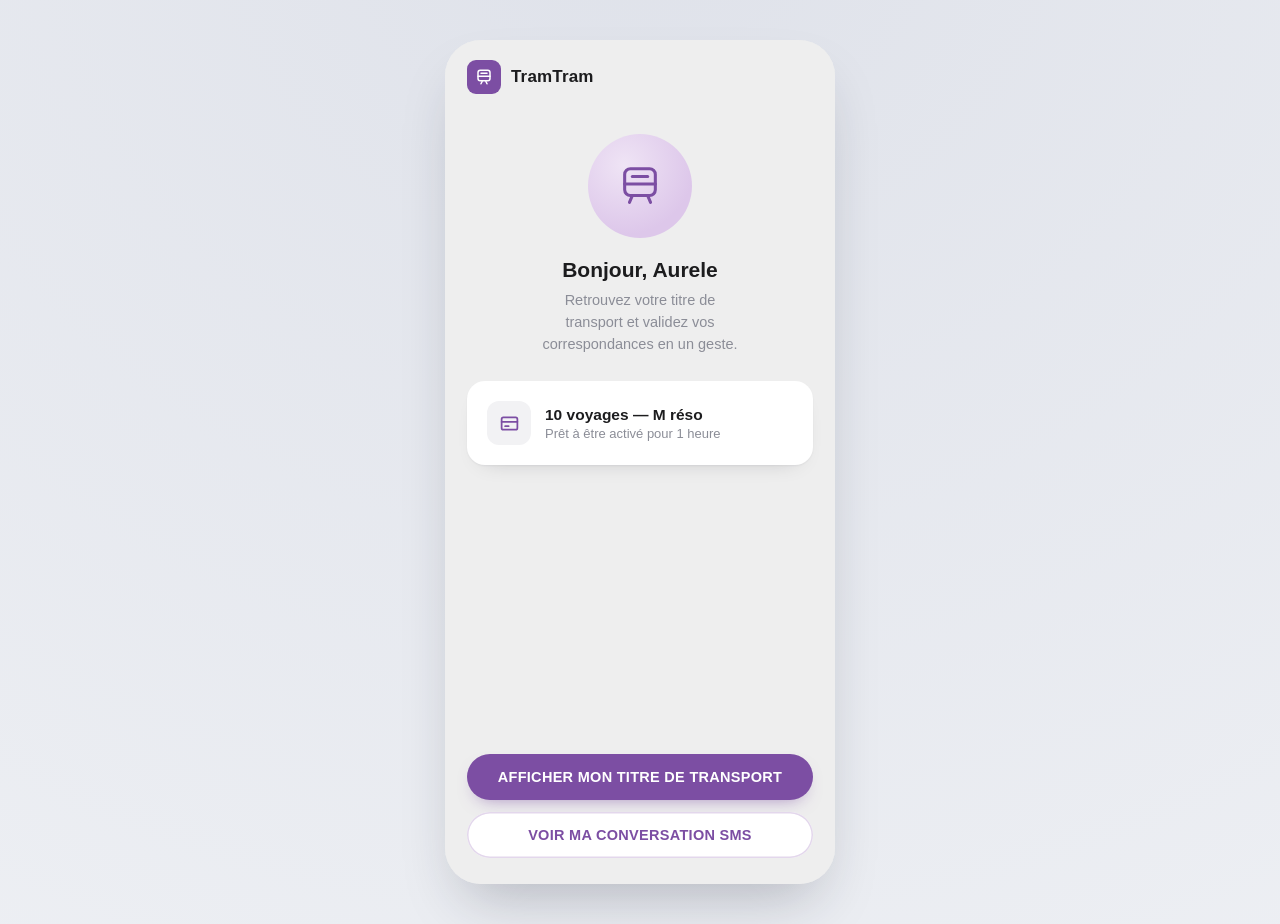
<file: index.html>
<!doctype html>
<html lang="fr">
<head>
  <meta charset="UTF-8">
  <meta name="viewport" content="width=device-width, initial-scale=1.0, viewport-fit=cover">
  <meta name="theme-color" content="#0c0c0e">
  <title>TramTram</title>
  <link rel="stylesheet" href="style.css">
</head>
<body>

  <div class="stage">
    <div class="phone">

      <div class="home-header">
        <div class="home-mark" aria-hidden="true">
          <svg width="18" height="18" viewBox="0 0 24 24" fill="none" stroke="currentColor" stroke-width="2" stroke-linecap="round" stroke-linejoin="round"><rect x="4" y="3" width="16" height="14" rx="3"/><path d="M4 11h16"/><path d="M8 7h8"/><path d="M8 21l1.5-3"/><path d="M16 21l-1.5-3"/></svg>
        </div>
        <span class="home-brand">TramTram</span>
      </div>

      <div class="home-body">
        <div class="home-hero">
          <div class="home-icon" aria-hidden="true">
            <svg width="46" height="46" viewBox="0 0 24 24" fill="none" stroke="currentColor" stroke-width="1.6" stroke-linecap="round" stroke-linejoin="round"><rect x="4" y="3" width="16" height="14" rx="3"/><path d="M4 11h16"/><path d="M8 7h8"/><path d="M8 17l-1.5 3.5"/><path d="M16 17l1.5 3.5"/></svg>
          </div>
          <p class="home-greeting">Bonjour, Aurele</p>
          <p class="home-sub">Retrouvez votre titre de transport et validez vos correspondances en un geste.</p>
        </div>

        <div class="home-card">
          <div class="home-card-icon" aria-hidden="true">
            <svg width="21" height="21" viewBox="0 0 24 24" fill="none" stroke="currentColor" stroke-width="2" stroke-linecap="round" stroke-linejoin="round"><rect x="3" y="5" width="18" height="14" rx="2"/><path d="M3 10h18"/><path d="M7 15h4"/></svg>
          </div>
          <div>
            <p class="home-card-title">10 voyages &mdash; M réso</p>
            <p class="home-card-sub">Prêt à être activé pour 1 heure</p>
          </div>
        </div>

        <div class="home-actions">
          <a class="btn btn-purple" href="pass.html">AFFICHER MON TITRE DE TRANSPORT</a>
          <a class="btn btn-ghost" href="messages.html">VOIR MA CONVERSATION SMS</a>
        </div>
      </div>
    </div>
  </div>

  <script src="fullscreen.js"></script>
</body>
</html>
</file>
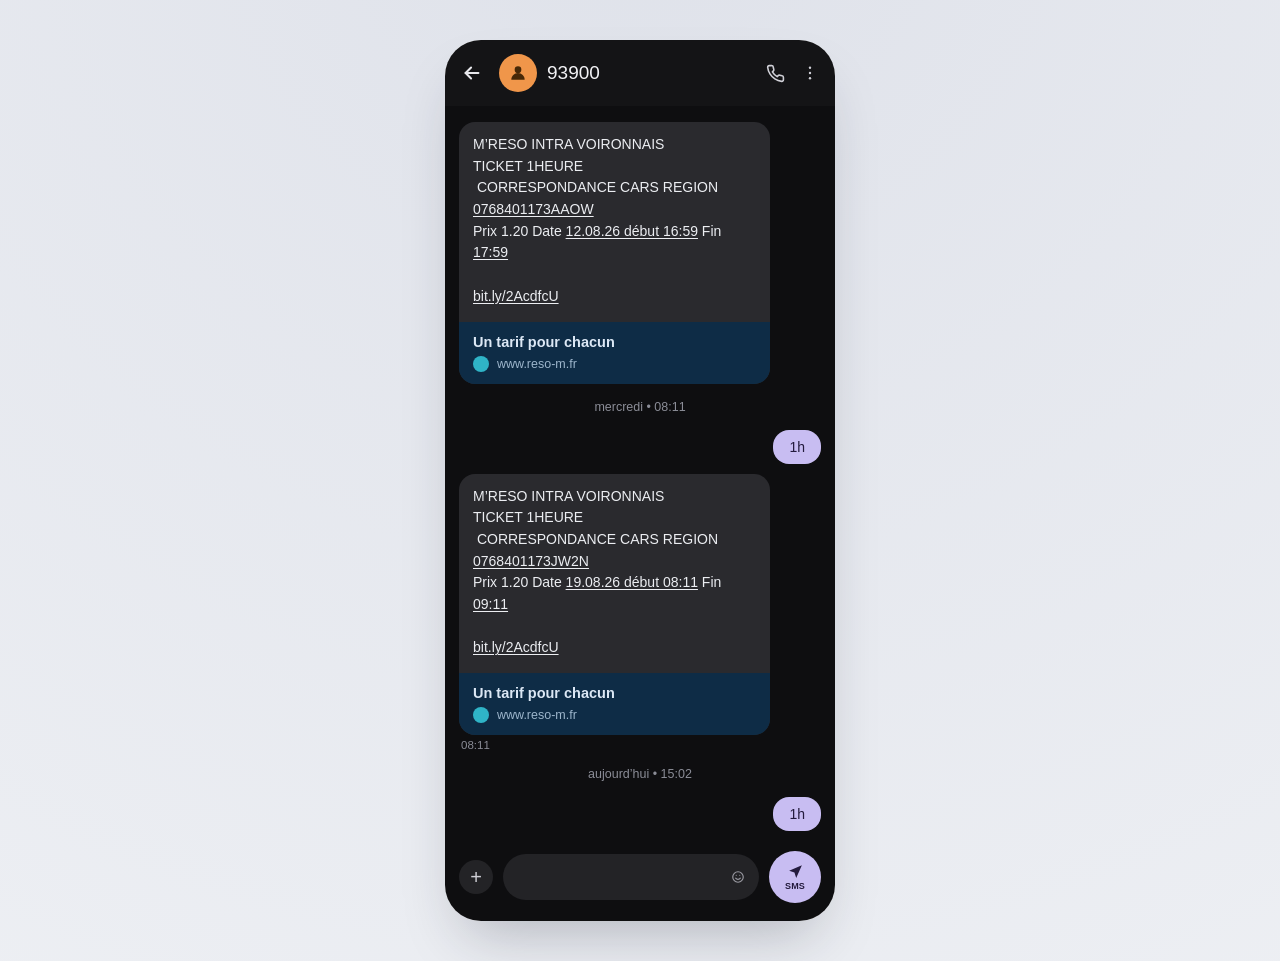
<file: messages.html>
<!doctype html>
<html lang="fr">
<head>
  <meta charset="UTF-8">
  <meta name="viewport" content="width=device-width, initial-scale=1.0, viewport-fit=cover">
  <meta name="theme-color" content="#0c0c0e">
  <title>Messages</title>
  <link rel="stylesheet" href="style.css">
</head>
<body>

  <div class="stage">
    <div class="phone">

      <div class="msg-header">
        <a class="msg-back" href="index.html" aria-label="Retour à l&rsquo;accueil">
          <svg width="22" height="22" viewBox="0 0 24 24" fill="none" stroke="currentColor" stroke-width="2.2" stroke-linecap="round" stroke-linejoin="round"><path d="M19 12H5"/><path d="M11 18l-6-6 6-6"/></svg>
        </a>
        <div class="msg-avatar" aria-hidden="true">
          <svg width="20" height="20" viewBox="0 0 24 24" fill="currentColor"><circle cx="12" cy="8" r="4"/><path d="M4 20c0-4.4 3.6-8 8-8s8 3.6 8 8z"/></svg>
        </div>
        <span class="msg-contact">93900</span>
        <span class="msg-header-actions">
          <svg width="19" height="19" viewBox="0 0 24 24" fill="none" stroke="currentColor" stroke-width="2" stroke-linecap="round" stroke-linejoin="round"><path d="M22 16.92v3a2 2 0 0 1-2.18 2 19.79 19.79 0 0 1-8.63-3.07 19.5 19.5 0 0 1-6-6 19.79 19.79 0 0 1-3.07-8.67A2 2 0 0 1 4.11 2h3a2 2 0 0 1 2 1.72c.127.96.361 1.903.7 2.81a2 2 0 0 1-.45 2.11L8.09 9.91a16 16 0 0 0 6 6l1.27-1.27a2 2 0 0 1 2.11-.45c.907.339 1.85.573 2.81.7A2 2 0 0 1 22 16.92z"/></svg>
          <svg width="18" height="18" viewBox="0 0 24 24" fill="currentColor"><circle cx="12" cy="5" r="1.6"/><circle cx="12" cy="12" r="1.6"/><circle cx="12" cy="19" r="1.6"/></svg>
        </span>
      </div>

      <div class="msg-list" id="msgList">
        <div class="msg-row received">
          <div class="msg-card">
            <div class="msg-card-text">
              M&rsquo;RESO INTRA VOIRONNAIS<br>
              TICKET 1HEURE<br>
              &nbsp;CORRESPONDANCE CARS REGION<br>
              <span class="msg-u">0768401173AAOW</span><br>
              Prix 1.20 Date <span class="msg-u">12.08.26 début 16:59</span> Fin <span class="msg-u">17:59</span><br><br>
              <span class="msg-u">bit.ly/2AcdfcU</span>
            </div>
            <div class="msg-card-link">
              <p>Un tarif pour chacun</p>
              <div class="msg-card-link-row">
                <span class="msg-card-logo" aria-hidden="true"></span>
                <span>www.reso-m.fr</span>
              </div>
            </div>
          </div>
        </div>

        <div class="msg-divider">mercredi &bull; 08:11</div>

        <div class="msg-row sent">
          <div class="msg-bubble-sent">1h</div>
        </div>

        <div class="msg-row received">
          <div class="msg-card">
            <div class="msg-card-text">
              M&rsquo;RESO INTRA VOIRONNAIS<br>
              TICKET 1HEURE<br>
              &nbsp;CORRESPONDANCE CARS REGION<br>
              <span class="msg-u">0768401173JW2N</span><br>
              Prix 1.20 Date <span class="msg-u">19.08.26 début 08:11</span> Fin <span class="msg-u">09:11</span><br><br>
              <span class="msg-u">bit.ly/2AcdfcU</span>
            </div>
            <div class="msg-card-link">
              <p>Un tarif pour chacun</p>
              <div class="msg-card-link-row">
                <span class="msg-card-logo" aria-hidden="true"></span>
                <span>www.reso-m.fr</span>
              </div>
            </div>
          </div>
          <div class="msg-time">08:11</div>
        </div>
      </div>

      <div class="msg-composer">
        <button class="msg-add" type="button" tabindex="-1" aria-hidden="true">+</button>
        <div class="msg-pill">
          <div class="msg-input" id="msgInput">1h</div>
          <button class="msg-emoji" type="button" tabindex="-1" aria-hidden="true">
            <svg width="18" height="18" viewBox="0 0 24 24" fill="none" stroke="currentColor" stroke-width="2" stroke-linecap="round" stroke-linejoin="round"><circle cx="12" cy="12" r="9"/><path d="M8 14s1.5 2 4 2 4-2 4-2"/><path d="M9 9h.01"/><path d="M15 9h.01"/></svg>
          </button>
        </div>
        <button class="msg-send" type="button" id="msgSend" tabindex="-1" aria-hidden="true">
          <svg width="17" height="17" viewBox="0 0 24 24" fill="currentColor"><path d="M3 11l18-8-8 18-2.5-7.5L3 11z"/></svg>
          <span>SMS</span>
        </button>
      </div>
    </div>
  </div>

  <script src="fullscreen.js"></script>
  <script src="messages.js"></script>
</body>
</html>
</file>
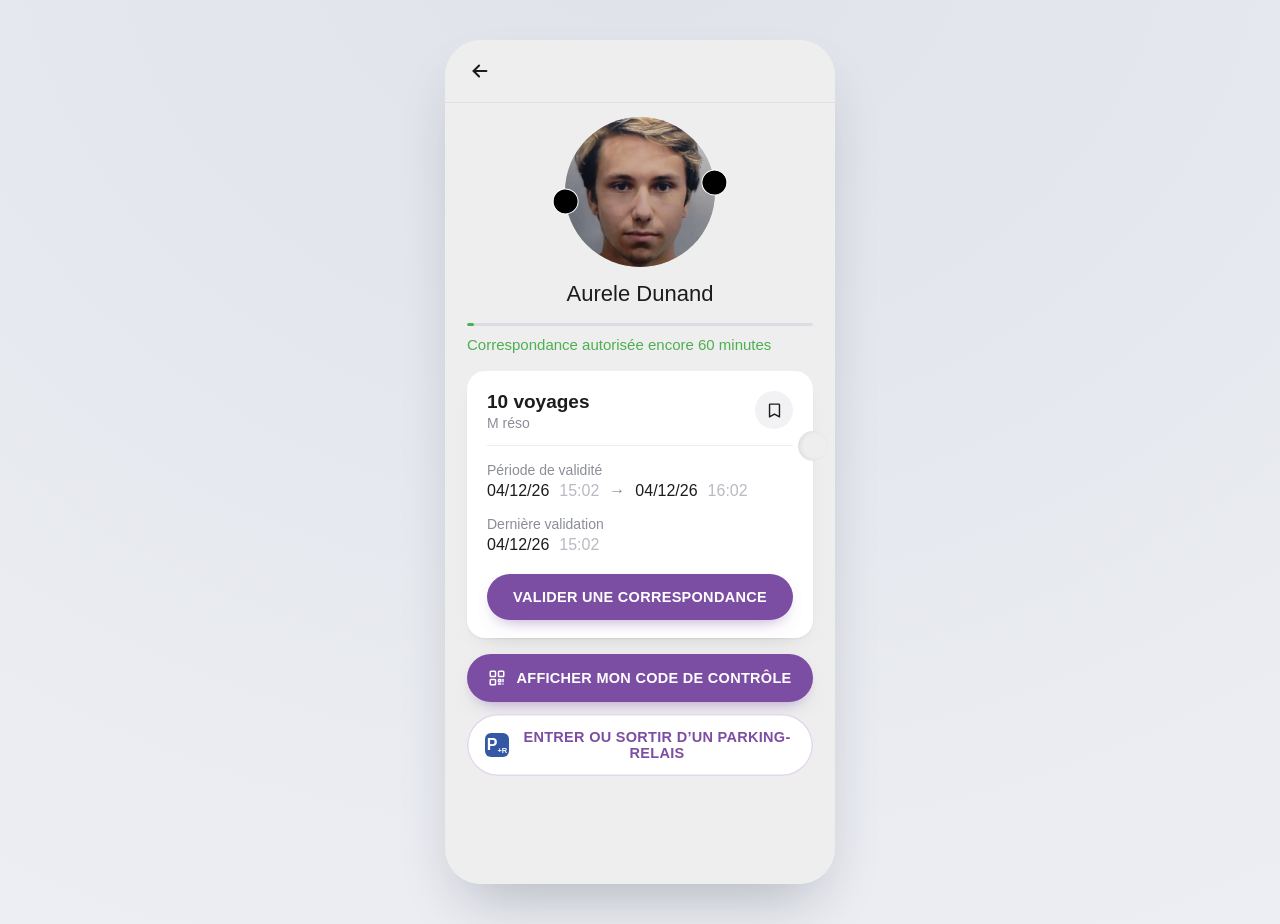
<file: pass.html>
<!doctype html>
<html lang="fr">
<head>
  <meta charset="UTF-8">
  <meta name="viewport" content="width=device-width, initial-scale=1.0, viewport-fit=cover">
  <meta name="theme-color" content="#0c0c0e">
  <title>Titre de Transport</title>
  <link rel="stylesheet" href="style.css">
</head>
<body>

  <div class="stage">
    <div class="phone" id="phone">

      <div class="app-header">
        <a class="back-btn" href="index.html" aria-label="Retour à l&rsquo;accueil">
          <svg width="22" height="22" viewBox="0 0 24 24" fill="none" stroke="currentColor" stroke-width="2.2" stroke-linecap="round" stroke-linejoin="round"><path d="M19 12H5"/><path d="M11 18l-6-6 6-6"/></svg>
        </a>
      </div>

      <div class="app-body">
        <div class="avatar-wrap">
          <div class="avatar-ring">
            <div class="avatar-circle">
              <img class="avatar-photo" src="assets/avatar.jpg" alt="Photo du voyageur">
            </div>
            <div class="avatar-orbit" id="dotsOrbit">
              <span class="avatar-dot dot-green top"></span>
              <span class="avatar-dot dot-blue bottom"></span>
            </div>
          </div>
          <p class="traveler-name">Aurele Dunand</p>
        </div>

        <div class="validity-track"><div class="validity-fill" id="validityFill"></div></div>
        <p class="validity-text" id="validityText">Correspondance autorisée encore 59 minutes</p>

        <div class="card">
          <div class="card-top">
            <div>
              <div class="card-title">10 voyages</div>
              <div class="card-subtitle">M réso</div>
            </div>
            <button class="bookmark-btn" type="button" id="bookmarkBtn" aria-pressed="false" aria-label="Enregistrer ce titre">
              <svg width="17" height="17" viewBox="0 0 24 24" fill="none" stroke="currentColor" stroke-width="2" stroke-linecap="round" stroke-linejoin="round"><path d="M6 3h12a1 1 0 0 1 1 1v17l-7-4-7 4V4a1 1 0 0 1 1-1z"/></svg>
            </button>
          </div>

          <div class="divider"></div>

          <p class="field-label">Période de validité</p>
          <p class="field-value" id="periodValue">
            <span>27/07/26</span><span class="sep">18:36</span>
            <span class="arrow">→</span>
            <span>27/07/26</span><span class="sep">19:36</span>
          </p>

          <p class="field-label">Dernière validation</p>
          <p class="field-value" id="lastValidation" style="margin-bottom:20px;">
            <span>27/07/26</span><span class="sep">18:36</span>
          </p>

          <button class="btn btn-purple" type="button" id="correspondanceBtn">VALIDER UNE CORRESPONDANCE</button>
        </div>

        <div class="actions">
          <button class="btn btn-purple" type="button" id="qrBtn">
            <svg width="18" height="18" viewBox="0 0 24 24" fill="none" stroke="currentColor" stroke-width="2" stroke-linecap="round" stroke-linejoin="round"><rect x="3" y="3" width="7" height="7" rx="1"/><rect x="14" y="3" width="7" height="7" rx="1"/><rect x="3" y="14" width="7" height="7" rx="1"/><path d="M14 14h3v3h-3z"/><path d="M20 14v3"/><path d="M14 20h3"/><path d="M20 20h.01"/></svg>
            AFFICHER MON CODE DE CONTRÔLE
          </button>
          <button class="btn btn-ghost" type="button" id="parkingBtn">
            <span class="parking-icon">P<span class="parking-icon-r">+R</span></span>
            ENTRER OU SORTIR D&rsquo;UN PARKING-RELAIS
          </button>
        </div>
      </div>
    </div>
  </div>

  <div class="qr-overlay" id="qrOverlay">
    <div class="qr-card">
      <h2>Code de contrôle</h2>
      <p>Présentez cet écran à l&rsquo;agent de contrôle</p>
      <div class="qr-grid" id="qrGrid" aria-hidden="true"></div>
      <button class="qr-close" type="button" id="qrClose">FERMER</button>
    </div>
  </div>

  <script src="fullscreen.js"></script>
  <script src="script.js"></script>
</body>
</html>
</file>
<file: style.css>
:root{
  --page-bg-1:#eef0f4;
  --page-bg-2:#dfe2ea;
  --page-ink:#33364a;
  --page-sub:#6b6f85;
  --phone-shadow: rgba(30,32,50,.28);
}
@media (prefers-color-scheme: dark){
  :root:not([data-theme="light"]){
    --page-bg-1:#14151c;
    --page-bg-2:#0b0c11;
    --page-ink:#e7e8f0;
    --page-sub:#9497ab;
    --phone-shadow: rgba(0,0,0,.6);
  }
}
:root[data-theme="dark"]{
  --page-bg-1:#14151c;
  --page-bg-2:#0b0c11;
  --page-ink:#e7e8f0;
  --page-sub:#9497ab;
  --phone-shadow: rgba(0,0,0,.6);
}

*{box-sizing:border-box;}
body{
  margin:0;
  min-height:100dvh;
  display:flex;
  align-items:center;
  justify-content:center;
  padding:40px 16px;
  background:
    radial-gradient(120% 140% at 50% -10%, var(--page-bg-2), var(--page-bg-1));
  font-family: "Segoe UI", Roboto, "Helvetica Neue", Arial, sans-serif;
}

.stage{
  display:flex;
  flex-direction:column;
  align-items:center;
  gap:18px;
}
/* ---------- Phone shell (fixed light UI, like a real screenshot) ---------- */
.phone{
  width:min(390px, 92vw);
  min-height:844px;
  border-radius:36px;
  overflow:hidden;
  background:#eeeeee;
  box-shadow: 0 30px 60px -20px var(--phone-shadow), 0 2px 0 rgba(255,255,255,.04) inset;
  display:flex;
  flex-direction:column;
}

/* Sur téléphone, la page occupe tout l'écran (sans marge, sans coins arrondis, sans scroll),
   que le plein écran navigateur (masquage de la barre d'adresse) aboutisse ou non : on ne peut
   pas compter sur l'API Fullscreen, dont le succès varie selon les appareils/navigateurs. */
@media (max-width: 480px){
  html, body{
    height:100%;
    overflow:hidden;
    overscroll-behavior:none;
  }
  body{
    padding:0;
    min-height:100dvh;
  }
  .stage{
    gap:0;
    height:100%;
  }
  .phone{
    width:100vw;
    height:100dvh;
    min-height:100dvh;
    border-radius:0;
    box-shadow:none;
  }
}

/* App header */
.app-header{
  background:#eeeeee;
  padding:14px 18px;
  border-bottom:1px solid #e0e0e0;
}
.back-btn{
  width:34px; height:34px;
  display:flex; align-items:center; justify-content:center;
  background:none; border:none; padding:0; cursor:pointer;
  color:#1c1c1e;
  text-decoration:none;
  border-radius:50%;
}
.back-btn:hover{ background:rgba(0,0,0,.06); }
.back-btn:focus-visible{ outline:2px solid #7c4ea3; outline-offset:2px; }

/* Body */
.app-body{
  background:#eeeeee;
  padding:8px 22px 22px;
  display:flex;
  flex-direction:column;
  flex:1;
}

.avatar-wrap{
  display:flex;
  flex-direction:column;
  align-items:center;
  padding-top:6px;
}
.avatar-ring{
  position:relative;
  width:150px;
  height:150px;
}
.avatar-circle{
  width:100%;
  height:100%;
  border-radius:50%;
  overflow:hidden;
  background: radial-gradient(circle at 35% 30%, #dcdde2, #c7c8d1 70%);
  box-shadow: inset 0 0 0 1px rgba(0,0,0,.05);
}
.avatar-glyph{
  width:100%;
  height:100%;
  fill:#f4f4f6;
}
.avatar-photo{
  width:100%;
  height:100%;
  object-fit:cover;
  display:block;
}
.avatar-orbit{
  position:absolute;
  inset:0;
}
.avatar-orbit.dragging{
  position:fixed;
  inset:auto;
  pointer-events:none;
  z-index:60;
}
.avatar-dot{
  position:absolute;
  left:50%;
  width:26px; height:26px;
  border-radius:50%;
  border:1px solid #fff;
  transform:translateX(-50%);
}
.avatar-dot.top{ top:-13px; }
.avatar-dot.bottom{ bottom:-13px; }
.avatar-dot.dot-green{ background:#000; }
.avatar-dot.dot-blue{ background:#000; }

.traveler-name{
  margin:14px 0 0;
  font-size:22px;
  font-weight:500;
  color:#1c1c1e;
}

.validity-track{
  width:100%;
  height:3px;
  background:#dcdde2;
  border-radius:2px;
  margin:16px 0 10px;
  overflow:hidden;
}
.validity-fill{
  height:100%;
  width:6%;
  background:#4caf50;
  border-radius:2px;
  transition:width .6s ease;
}
.validity-text{
  color:#4caf50;
  font-size:15px;
  font-weight:400;
  margin:0 0 18px;
}

/* Card */
.card{
  background:#ffffff;
  border-radius:18px;
  padding:20px 20px 18px;
  box-shadow: 0 1px 2px rgba(20,20,30,.05), 0 10px 24px -18px rgba(20,20,30,.3);
}
.card-top{
  display:flex;
  align-items:flex-start;
  justify-content:space-between;
}
.card-title{
  font-size:19px;
  font-weight:600;
  color:#1c1c1e;
}
.card-subtitle{
  font-size:14px;
  color:#8b8d97;
  margin-top:2px;
}
.bookmark-btn{
  width:38px; height:38px;
  border-radius:50%;
  border:none;
  background:#f2f2f4;
  color:#1c1c1e;
  display:flex; align-items:center; justify-content:center;
  cursor:pointer;
}
.bookmark-btn:hover{ background:#e8e8ec; }
.bookmark-btn[aria-pressed="true"]{ background:#efe4f5; color:#7c4ea3; }
.bookmark-btn:focus-visible{ outline:2px solid #7c4ea3; outline-offset:2px; }

.divider{
  position:relative;
  height:1px;
  background:#ececef;
  margin:14px 0 16px;
}
.divider::after{
  content:'';
  position:absolute;
  top:50%;
  right:-35px;
  transform:translateY(-50%);
  width:30px;
  height:30px;
  border-radius:50%;
  background:#eeeeee;
  box-shadow: inset 2px 0 4px rgba(20,20,30,.08);
}

.field-label{
  font-size:14px;
  color:#8b8d97;
  margin:0 0 4px;
}
.field-value{
  font-size:16px;
  color:#1c1c1e;
  font-variant-numeric: tabular-nums;
  display:flex;
  align-items:center;
  gap:10px;
  margin:0 0 16px;
}
.field-value .arrow{ color:#8b8d97; }
.field-value .sep{ color:#b9bac2; font-weight:400; }

.btn{
  appearance:none;
  border:none;
  cursor:pointer;
  font-family:inherit;
  font-size:14.5px;
  font-weight:600;
  letter-spacing:.02em;
  border-radius:999px;
  padding:15px 18px;
  width:100%;
  display:flex;
  align-items:center;
  justify-content:center;
  gap:10px;
  transition: transform .12s ease, background .15s ease, box-shadow .15s ease;
}
.btn:active{ transform:scale(.98); }
.btn:focus-visible{ outline:2px solid #1c1c1e; outline-offset:3px; }

.btn-purple{
  background:#7c4ea3;
  color:#fff;
  box-shadow: 0 8px 18px -10px rgba(124,78,163,.7);
}
.btn-purple:hover{ background:#734692; }

.btn-ghost{
  background:#ffffff;
  color:#7c4ea3;
  box-shadow: inset 0 0 0 1.5px #e3d7ec;
}
.btn-ghost:hover{ background:#faf6fc; }

.actions{
  display:flex;
  flex-direction:column;
  gap:12px;
  margin-top:16px;
}

.parking-icon{
  width:24px; height:24px;
  border-radius:6px;
  background:#3457a6;
  color:#fff;
  font-size:16px;
  font-weight:800;
  display:flex; align-items:center; justify-content:center;
  letter-spacing:0;
  flex:none;
}
.parking-icon-r{
  font-size:7.5px;
  font-weight:700;
  align-self:flex-end;
  margin-bottom:2px;
}

/* ---------- Home screen ---------- */
.home-header{
  background:#eeeeee;
  padding:20px 22px 4px;
  display:flex;
  align-items:center;
  gap:10px;
}
.home-mark{
  width:34px; height:34px;
  border-radius:9px;
  background:#7c4ea3;
  color:#fff;
  display:flex; align-items:center; justify-content:center;
  flex:none;
}
.home-brand{
  font-size:17px;
  font-weight:700;
  color:#1c1c1e;
  letter-spacing:.01em;
}

.home-body{
  background:#eeeeee;
  padding:18px 22px 26px;
  display:flex;
  flex-direction:column;
  flex:1;
}

.home-hero{
  display:flex;
  flex-direction:column;
  align-items:center;
  text-align:center;
  padding:18px 6px 26px;
}
.home-icon{
  width:104px; height:104px;
  border-radius:50%;
  background:radial-gradient(circle at 35% 30%, #efe4f5, #ddc7ea 70%);
  display:flex; align-items:center; justify-content:center;
  color:#7c4ea3;
  margin-bottom:20px;
}
.home-greeting{
  font-size:21px;
  font-weight:600;
  color:#1c1c1e;
  margin:0 0 8px;
}
.home-sub{
  font-size:14.5px;
  color:#8b8d97;
  margin:0;
  max-width:26ch;
  line-height:1.5;
}

.home-card{
  background:#ffffff;
  border-radius:18px;
  padding:20px;
  box-shadow: 0 1px 2px rgba(20,20,30,.05), 0 10px 24px -18px rgba(20,20,30,.3);
  display:flex;
  align-items:center;
  gap:14px;
  margin-bottom:16px;
}
.home-card-icon{
  width:44px; height:44px;
  border-radius:12px;
  background:#f2f2f4;
  color:#7c4ea3;
  display:flex; align-items:center; justify-content:center;
  flex:none;
}
.home-card-title{
  font-size:15.5px;
  font-weight:600;
  color:#1c1c1e;
  margin:0 0 2px;
}
.home-card-sub{
  font-size:13px;
  color:#8b8d97;
  margin:0;
}

.home-actions{
  margin-top:auto;
  padding-top:8px;
  display:flex;
  flex-direction:column;
  gap:12px;
}
.home-actions a.btn{
  text-decoration:none;
}

/* QR overlay */
.qr-overlay{
  position:fixed;
  inset:0;
  background:rgba(10,10,14,.55);
  display:flex;
  align-items:center;
  justify-content:center;
  padding:24px;
  opacity:0;
  pointer-events:none;
  transition:opacity .18s ease;
  z-index:20;
}
.qr-overlay.open{ opacity:1; pointer-events:auto; }
.qr-card{
  background:#fff;
  border-radius:20px;
  padding:28px 26px 24px;
  width:min(300px, 100%);
  text-align:center;
  transform: translateY(8px);
  transition: transform .18s ease;
}
.qr-overlay.open .qr-card{ transform:translateY(0); }
.qr-card h2{
  font-size:16px;
  margin:0 0 4px;
  color:#1c1c1e;
  font-weight:600;
}
.qr-card p{
  font-size:13px;
  color:#8b8d97;
  margin:0 0 18px;
}
.qr-grid{
  width:180px; height:180px;
  margin:0 auto 18px;
  background:#1c1c1e;
  border-radius:10px;
  display:grid;
  grid-template-columns:repeat(9,1fr);
  grid-template-rows:repeat(9,1fr);
  padding:12px;
  gap:2px;
}
.qr-grid i{ background:#fff; border-radius:1px; }
.qr-grid i:nth-child(odd){ background:#1c1c1e; }
.qr-close{
  border:none;
  background:#f2f2f4;
  color:#1c1c1e;
  font-weight:700;
  font-size:13.5px;
  padding:11px 18px;
  border-radius:999px;
  cursor:pointer;
  width:100%;
}
.qr-close:hover{ background:#e8e8ec; }

/* ---------- Messages (conversation SMS) ---------- */
.msg-header{
  background:#141416;
  padding:14px 16px 14px 10px;
  display:flex;
  align-items:center;
  gap:10px;
  flex:none;
  overflow:hidden;
}
.msg-back{
  width:34px; height:34px;
  display:flex; align-items:center; justify-content:center;
  background:none; border:none; padding:0; cursor:pointer;
  color:#e8e8ec;
  text-decoration:none;
  border-radius:50%;
  flex:none;
}
.msg-back:hover{ background:rgba(255,255,255,.08); }
.msg-back:focus-visible{ outline:2px solid #c8bdf2; outline-offset:2px; }
.msg-avatar{
  width:38px; height:38px;
  border-radius:50%;
  background:#f0964a;
  color:#472807;
  display:flex; align-items:center; justify-content:center;
  flex:none;
}
.msg-contact{
  font-size:19px;
  font-weight:500;
  color:#f2f2f5;
  flex:1;
  min-width:0;
  overflow:hidden;
  text-overflow:ellipsis;
  white-space:nowrap;
}
.msg-header-actions{
  display:flex;
  align-items:center;
  gap:16px;
  color:#cfcfd6;
  flex:none;
}

.msg-list{
  flex:1;
  min-height:0;
  overflow-x:hidden;
  overflow-y:auto;
  -webkit-overflow-scrolling:touch;
  background:#0e0e10;
  padding:16px 14px 10px;
  display:flex;
  flex-direction:column;
  gap:10px;
}
.msg-row.received{
  display:flex;
  flex-direction:column;
  align-items:flex-start;
  gap:4px;
}
.msg-row.sent{
  display:flex;
  justify-content:flex-end;
}

.msg-card{
  max-width:86%;
  background:#2a2a2e;
  border-radius:16px;
  overflow:hidden;
}
.msg-card-text{
  padding:12px 14px 14px;
  color:#eceef2;
  font-size:14px;
  line-height:1.55;
}
.msg-u{ text-decoration:underline; text-underline-offset:2px; }
.msg-card-link{
  background:#0e2c46;
  padding:12px 14px;
}
.msg-card-link p{
  margin:0 0 6px;
  color:#dce8f5;
  font-size:14.5px;
  font-weight:600;
}
.msg-card-link-row{
  display:flex; align-items:center; gap:8px;
  color:#9db6cc;
  font-size:12.5px;
}
.msg-card-logo{
  width:16px; height:16px;
  border-radius:50%;
  background:#2fb4c7;
  flex:none;
}

.msg-divider{
  align-self:center;
  color:#8b8d97;
  font-size:12.5px;
  margin:6px 0;
}

.msg-bubble-sent{
  background:#c8bdf2;
  color:#241b3d;
  border-radius:16px;
  padding:9px 16px;
  font-size:14px;
  font-weight:500;
  max-width:70%;
}

.msg-time{
  color:#8b8d97;
  font-size:11.5px;
  padding-left:2px;
}

.msg-composer{
  flex:none;
  display:flex;
  align-items:center;
  gap:10px;
  padding:10px 14px 18px;
  background:#0e0e10;
}
.msg-add{
  width:34px; height:34px;
  border-radius:50%;
  border:none;
  background:#232326;
  color:#cfcfd6;
  font-size:20px;
  line-height:1;
  display:flex; align-items:center; justify-content:center;
  flex:none;
}
.msg-pill{
  flex:1;
  display:flex;
  align-items:center;
  justify-content:space-between;
  background:#232326;
  border-radius:999px;
  padding:10px 8px 10px 16px;
  gap:8px;
  min-width:0;
}
.msg-input{
  color:#e8e8ec;
  font-size:14.5px;
  flex:1;
  overflow:hidden;
  text-overflow:ellipsis;
  white-space:nowrap;
}
.msg-emoji{
  width:26px; height:26px;
  border:none; background:none;
  color:#9a9aa2;
  display:flex; align-items:center; justify-content:center;
  flex:none;
}
.msg-send{
  width:52px; height:52px;
  border-radius:50%;
  border:none;
  background:#c8bdf2;
  color:#241b3d;
  display:flex; flex-direction:column; align-items:center; justify-content:center;
  gap:1px;
  flex:none;
  transition: transform .15s ease;
}
.msg-send span{ font-size:9px; font-weight:700; letter-spacing:.02em; }
.msg-send.sending{ transform:scale(.92); }

@media (prefers-reduced-motion: reduce){
  *{ transition-duration:.001ms !important; animation-duration:.001ms !important; }
}
</file>
